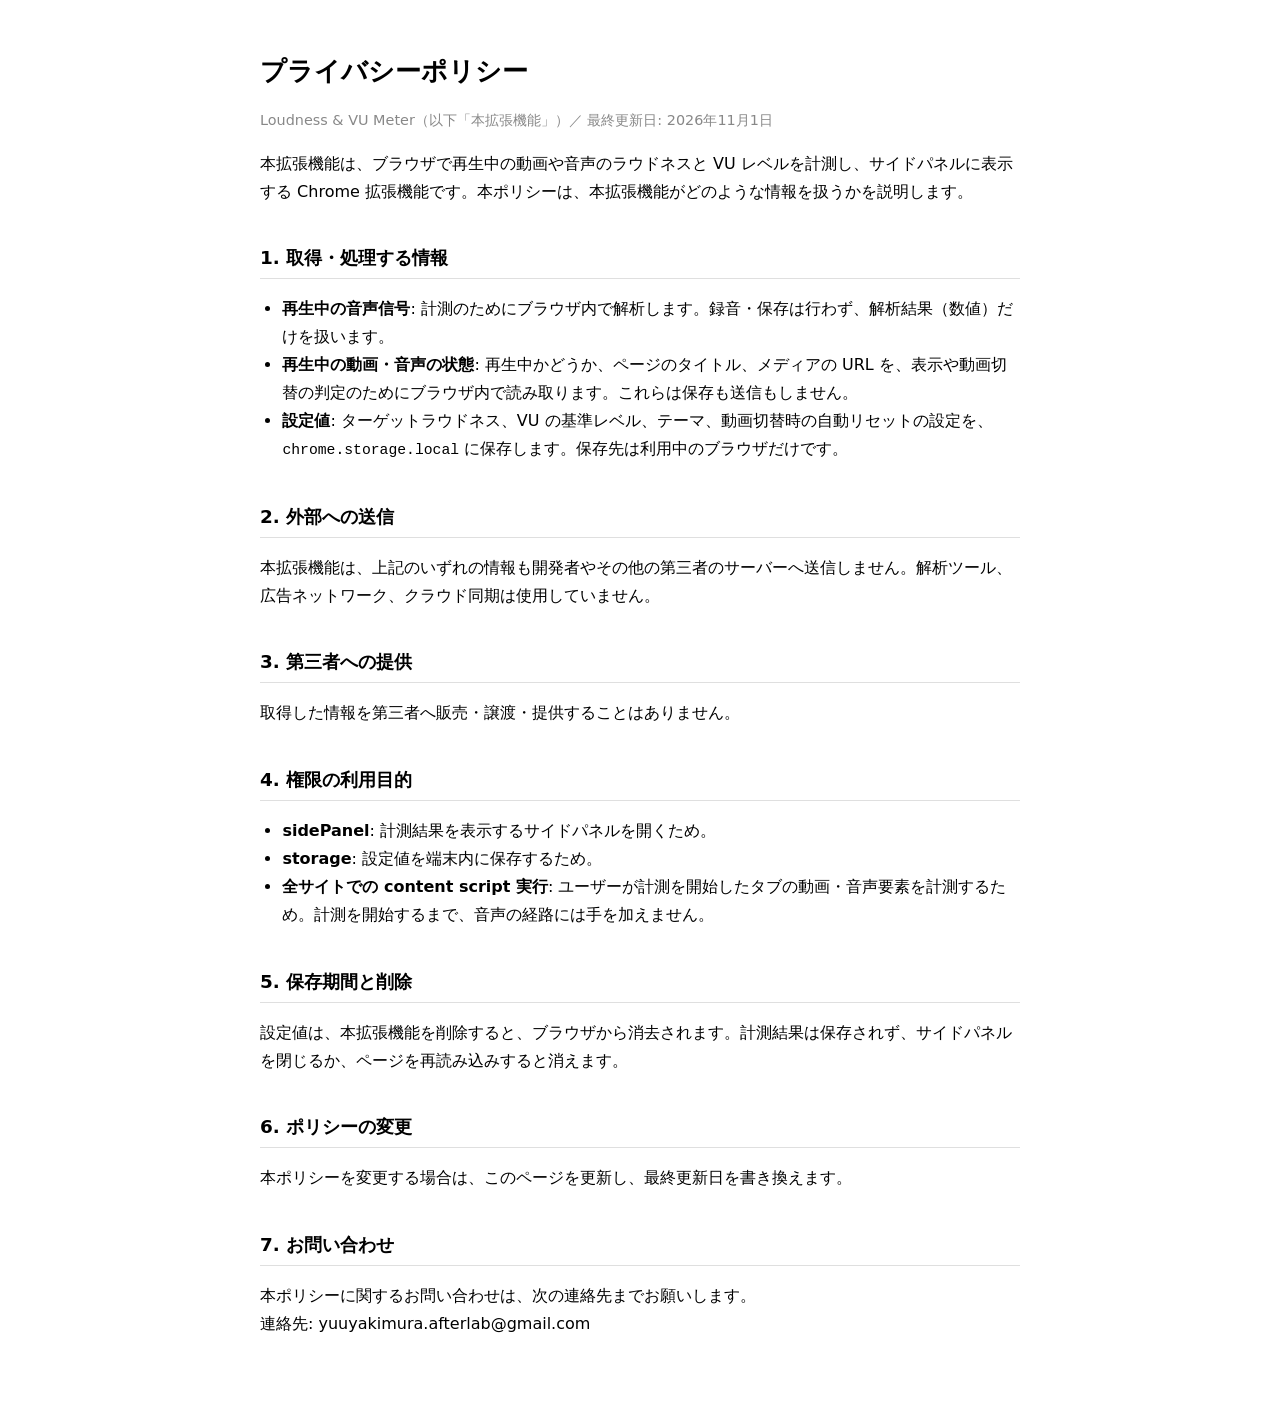
<file: docs/privacy.html>
<!doctype html>
<html lang="ja">
<head>
  <meta charset="utf-8">
  <meta name="viewport" content="width=device-width, initial-scale=1">
  <title>プライバシーポリシー - Loudness &amp; VU Meter</title>
  <style>
    :root { color-scheme: light dark; }
    body {
      max-width: 760px;
      margin: 0 auto;
      padding: 32px 20px 56px;
      font: 16px/1.75 system-ui, -apple-system, "Hiragino Sans", "Segoe UI", sans-serif;
    }
    h1 { font-size: 1.6em; margin-bottom: 0.2em; }
    h2 { font-size: 1.15em; margin-top: 2em; border-bottom: 1px solid #8884; padding-bottom: 0.2em; }
    .meta { color: #888; font-size: 0.9em; }
    ul { padding-left: 1.4em; }
    code { font-size: 0.92em; }
  </style>
</head>
<body>
  <h1>プライバシーポリシー</h1>
  <p class="meta">Loudness &amp; VU Meter（以下「本拡張機能」）／ 最終更新日: 2026年11月1日</p>

  <p>本拡張機能は、ブラウザで再生中の動画や音声のラウドネスと VU レベルを計測し、サイドパネルに表示する Chrome 拡張機能です。本ポリシーは、本拡張機能がどのような情報を扱うかを説明します。</p>

  <h2>1. 取得・処理する情報</h2>
  <ul>
    <li><strong>再生中の音声信号</strong>: 計測のためにブラウザ内で解析します。録音・保存は行わず、解析結果（数値）だけを扱います。</li>
    <li><strong>再生中の動画・音声の状態</strong>: 再生中かどうか、ページのタイトル、メディアの URL を、表示や動画切替の判定のためにブラウザ内で読み取ります。これらは保存も送信もしません。</li>
    <li><strong>設定値</strong>: ターゲットラウドネス、VU の基準レベル、テーマ、動画切替時の自動リセットの設定を、<code>chrome.storage.local</code> に保存します。保存先は利用中のブラウザだけです。</li>
  </ul>

  <h2>2. 外部への送信</h2>
  <p>本拡張機能は、上記のいずれの情報も開発者やその他の第三者のサーバーへ送信しません。解析ツール、広告ネットワーク、クラウド同期は使用していません。</p>

  <h2>3. 第三者への提供</h2>
  <p>取得した情報を第三者へ販売・譲渡・提供することはありません。</p>

  <h2>4. 権限の利用目的</h2>
  <ul>
    <li><strong>sidePanel</strong>: 計測結果を表示するサイドパネルを開くため。</li>
    <li><strong>storage</strong>: 設定値を端末内に保存するため。</li>
    <li><strong>全サイトでの content script 実行</strong>: ユーザーが計測を開始したタブの動画・音声要素を計測するため。計測を開始するまで、音声の経路には手を加えません。</li>
  </ul>

  <h2>5. 保存期間と削除</h2>
  <p>設定値は、本拡張機能を削除すると、ブラウザから消去されます。計測結果は保存されず、サイドパネルを閉じるか、ページを再読み込みすると消えます。</p>

  <h2>6. ポリシーの変更</h2>
  <p>本ポリシーを変更する場合は、このページを更新し、最終更新日を書き換えます。</p>

  <h2>7. お問い合わせ</h2>
  <p>本ポリシーに関するお問い合わせは、次の連絡先までお願いします。<br>
  連絡先: <span id="contact">yuuyakimura.afterlab@gmail.com</span></p>
</body>
</html>
</file>
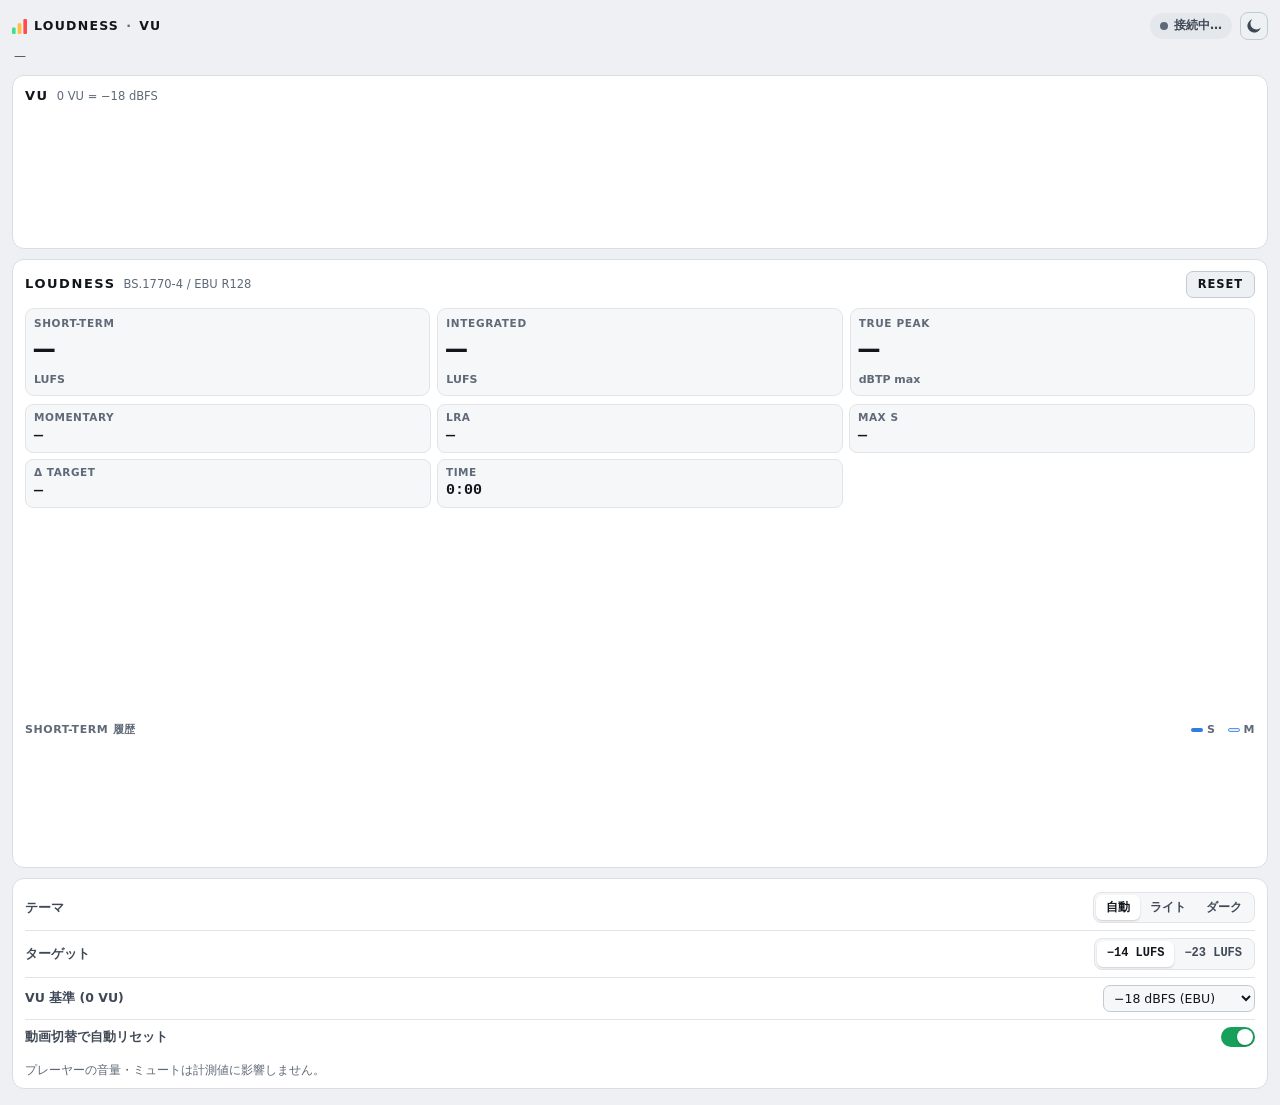
<file: sidepanel/panel.html>
<!doctype html>
<html lang="ja">
<head>
  <meta charset="utf-8">
  <meta name="viewport" content="width=device-width, initial-scale=1">
  <title>Loudness &amp; VU Meter</title>
  <link rel="stylesheet" href="panel.css">
</head>
<body>
  <header class="top">
    <div class="brand"><svg class="logo" viewBox="0 0 14 14" aria-hidden="true"><rect x="0" y="8" width="3.4" height="6" rx="1" fill="#3ee08f"/><rect x="5.3" y="4" width="3.4" height="10" rx="1" fill="#ffbf3c"/><rect x="10.6" y="0" width="3.4" height="14" rx="1" fill="#ff4d4f"/></svg>LOUDNESS<span class="dot">·</span>VU</div>
    <div class="status" id="status" data-kind="idle"><i></i><span>接続中…</span></div>
    <button id="themeBtn" class="icon-btn" type="button" title="ライト / ダーク切替" aria-label="ライト / ダーク切替">
      <svg class="ic-moon" viewBox="0 0 16 16" aria-hidden="true"><path fill="currentColor" d="M6.2 1.3a6.8 6.8 0 1 0 8.5 8.5A5.6 5.6 0 0 1 6.2 1.3z"/></svg>
      <svg class="ic-sun" viewBox="0 0 16 16" aria-hidden="true"><g fill="none" stroke="currentColor" stroke-width="1.6" stroke-linecap="round"><circle cx="8" cy="8" r="3"/><path d="M8 1v1.6M8 13.4V15M1 8h1.6M13.4 8H15M3 3l1.1 1.1M11.9 11.9 13 13M3 13l1.1-1.1M11.9 4.1 13 3"/></g></svg>
    </button>
  </header>
  <div class="source" id="source" title="">—</div>
  <div class="notice" id="notice" hidden></div>

  <section class="card">
    <div class="card-head">
      <h2>VU</h2>
      <span class="sub" id="vuRefLabel">0 VU = −18 dBFS</span>
    </div>
    <canvas id="vu" class="cv-vu"></canvas>
  </section>

  <section class="card">
    <div class="card-head">
      <h2>LOUDNESS</h2>
      <span class="sub">BS.1770-4 / EBU R128</span>
      <button id="reset" class="btn" type="button" title="Integrated・最大値・LRA をリセット">RESET</button>
    </div>

    <div class="readouts">
      <div class="ro" id="roS"><label>SHORT-TERM</label><b>—</b><small>LUFS</small></div>
      <div class="ro" id="roI"><label>INTEGRATED</label><b>—</b><small>LUFS</small></div>
      <div class="ro" id="roTP"><label>TRUE PEAK</label><b>—</b><small>dBTP max</small></div>
    </div>

    <dl class="minis">
      <div><dt>MOMENTARY</dt><dd id="miM">—</dd></div>
      <div><dt>LRA</dt><dd id="miLRA">—</dd></div>
      <div><dt>MAX S</dt><dd id="miMaxS">—</dd></div>
      <div><dt>Δ TARGET</dt><dd id="miDelta">—</dd></div>
      <div><dt>TIME</dt><dd id="miTime">0:00</dd></div>
    </dl>

    <canvas id="bars" class="cv-bars"></canvas>
    <div class="hist-head"><span>SHORT-TERM 履歴</span><span class="legend"><i class="lg-s"></i>S <i class="lg-m"></i>M</span></div>
    <canvas id="hist" class="cv-hist"></canvas>
  </section>

  <section class="settings">
    <div class="row">
      <span class="lbl">テーマ</span>
      <div class="seg" id="theme" role="radiogroup">
        <button type="button" data-v="auto" role="radio">自動</button>
        <button type="button" data-v="light" role="radio">ライト</button>
        <button type="button" data-v="dark" role="radio">ダーク</button>
      </div>
    </div>
    <div class="row">
      <span class="lbl">ターゲット</span>
      <div class="seg mono" id="target" role="radiogroup">
        <button type="button" data-v="-14" role="radio">−14 LUFS</button>
        <button type="button" data-v="-23" role="radio">−23 LUFS</button>
      </div>
    </div>
    <div class="row">
      <label class="lbl" for="vuRef">VU 基準 (0 VU)</label>
      <select id="vuRef">
        <option value="-12">−12 dBFS</option>
        <option value="-14">−14 dBFS</option>
        <option value="-16">−16 dBFS</option>
        <option value="-18">−18 dBFS (EBU)</option>
        <option value="-20">−20 dBFS (SMPTE)</option>
      </select>
    </div>
    <div class="row">
      <label class="lbl" for="autoReset">動画切替で自動リセット</label>
      <input type="checkbox" id="autoReset" class="toggle">
    </div>
    <p class="foot" id="foot">プレーヤーの音量・ミュートは計測値に影響しません。</p>
  </section>

  <script src="panel.js"></script>
</body>
</html>
</file>
<file: sidepanel/panel.css>
/* Theme tokens: light by default, dark via OS preference (auto) or data-theme. */
:root {
  --bg: #eef0f3;
  --card: #ffffff;
  --card-edge: #d9dee5;
  --inset: #f5f7f9;
  --inset-edge: #e1e5ea;
  --ink: #12161b;
  --ink-dim: #3f4855;
  --ink-faint: #5f6977;
  --chip: #e4e8ed;
  --btn: #eef1f4;
  --btn-edge: #c3cad4;
  --btn-hover: #e2e6eb;
  --seg-on: #ffffff;
  --seg-on-shadow: 0 1px 2px rgba(18, 22, 27, 0.18);
  --tone-ok: #0b8a50;
  --tone-warn: #a35f00;
  --tone-over: #cf2228;
  --live: #16b665;
  --wait: #d18b00;
  --notice-bg: #fff4dc;
  --notice-edge: #efcf86;
  --notice-ink: #5c3f00;
  --focus: #2f7de1;
  --toggle-off: #c3cad4;
  --toggle-on: #16a05c;

  /* Canvas colours (read by panel.js). */
  --cv-bezel: #c9ced6;
  --cv-track: #e8ebef;
  --cv-groove: rgba(255, 255, 255, 0.6);
  --cv-grid: #e1e5ea;
  --cv-axis: #5f6977;
  --cv-label: #3f4855;
  --cv-hist-bg: #f5f7f9;
  --cv-hist-m: rgba(47, 125, 225, 0.16);
  --cv-hist-s: #2f7de1;
  --cv-target: #c27c00;
  --cv-over: #d1262a;
  --cv-hold: #12161b;
  --meter-lo: #1d9a5e;
  --meter-ok: #2fc77a;
  --meter-warn: #f0a90a;
  --meter-over: #e5383b;

  --sun: none;
  --moon: block;
  --mono: ui-monospace, "SF Mono", "JetBrains Mono", Menlo, Consolas, monospace;
  color-scheme: light;
}

@media (prefers-color-scheme: dark) {
  :root:not([data-theme="light"]) {
    --bg: #0c0e11;
    --card: #15181d;
    --card-edge: #252b33;
    --inset: #0f1216;
    --inset-edge: #232931;
    --ink: #eef1f5;
    --ink-dim: #b3bcc8;
    --ink-faint: #8d98a6;
    --chip: #1d2229;
    --btn: #232831;
    --btn-edge: #3a4250;
    --btn-hover: #2b313c;
    --seg-on: #2f3743;
    --seg-on-shadow: none;
    --tone-ok: #4be89a;
    --tone-warn: #ffc54d;
    --tone-over: #ff5f61;
    --live: #3ee08f;
    --wait: #ffbf3c;
    --notice-bg: #2a2112;
    --notice-edge: #4a3a17;
    --notice-ink: #ffd98a;
    --focus: #5aa9ff;
    --toggle-off: #39404b;
    --toggle-on: #2c8a5c;
    --cv-bezel: #08090b;
    --cv-track: #0d1014;
    --cv-groove: rgba(13, 16, 20, 0.55);
    --cv-grid: #232a33;
    --cv-axis: #8d98a6;
    --cv-label: #b3bcc8;
    --cv-hist-bg: #0f1216;
    --cv-hist-m: rgba(90, 169, 255, 0.2);
    --cv-hist-s: #5aa9ff;
    --cv-target: #ffbf3c;
    --cv-over: #ff4d4f;
    --cv-hold: #eef1f5;
    --meter-lo: #1f8a58;
    --meter-ok: #3ee08f;
    --meter-warn: #ffbf3c;
    --meter-over: #ff4d4f;
    --sun: block;
    --moon: none;
    color-scheme: dark;
  }
}

:root[data-theme="dark"] {
  --bg: #0c0e11;
  --card: #15181d;
  --card-edge: #252b33;
  --inset: #0f1216;
  --inset-edge: #232931;
  --ink: #eef1f5;
  --ink-dim: #b3bcc8;
  --ink-faint: #8d98a6;
  --chip: #1d2229;
  --btn: #232831;
  --btn-edge: #3a4250;
  --btn-hover: #2b313c;
  --seg-on: #2f3743;
  --seg-on-shadow: none;
  --tone-ok: #4be89a;
  --tone-warn: #ffc54d;
  --tone-over: #ff5f61;
  --live: #3ee08f;
  --wait: #ffbf3c;
  --notice-bg: #2a2112;
  --notice-edge: #4a3a17;
  --notice-ink: #ffd98a;
  --focus: #5aa9ff;
  --toggle-off: #39404b;
  --toggle-on: #2c8a5c;
  --cv-bezel: #08090b;
  --cv-track: #0d1014;
  --cv-groove: rgba(13, 16, 20, 0.55);
  --cv-grid: #232a33;
  --cv-axis: #8d98a6;
  --cv-label: #b3bcc8;
  --cv-hist-bg: #0f1216;
  --cv-hist-m: rgba(90, 169, 255, 0.2);
  --cv-hist-s: #5aa9ff;
  --cv-target: #ffbf3c;
  --cv-over: #ff4d4f;
  --cv-hold: #eef1f5;
  --meter-lo: #1f8a58;
  --meter-ok: #3ee08f;
  --meter-warn: #ffbf3c;
  --meter-over: #ff4d4f;
  --sun: block;
  --moon: none;
  color-scheme: dark;
}

* { box-sizing: border-box; }

html, body {
  margin: 0;
  background: var(--bg);
  color: var(--ink);
  font: 13px/1.45 system-ui, -apple-system, "Hiragino Sans", "Segoe UI", sans-serif;
  -webkit-font-smoothing: antialiased;
}

body { padding: 12px 12px 16px; min-width: 260px; }

.top {
  display: flex;
  align-items: center;
  gap: 8px;
}

.brand {
  display: flex;
  align-items: center;
  gap: 7px;
  font-weight: 700;
  letter-spacing: 0.1em;
  font-size: 12.5px;
  flex: 1;
  min-width: 0;
}
.brand .dot { color: var(--ink-faint); }
.logo { display: block; width: 15px; height: 15px; flex: none; }

.status {
  display: flex;
  align-items: center;
  gap: 6px;
  padding: 4px 10px;
  border-radius: 999px;
  background: var(--chip);
  color: var(--ink-dim);
  font-size: 12px;
  font-weight: 600;
  white-space: nowrap;
  max-width: 55%;
  overflow: hidden;
}
.status span { overflow: hidden; text-overflow: ellipsis; }
.status i {
  flex: none;
  width: 8px;
  height: 8px;
  border-radius: 50%;
  background: var(--ink-faint);
}
.status[data-kind="live"] { color: var(--ink); }
.status[data-kind="live"] i { background: var(--live); box-shadow: 0 0 6px var(--live); }
.status[data-kind="wait"] i { background: var(--wait); }
.status[data-kind="error"] i { background: var(--tone-over); }

.icon-btn {
  flex: none;
  display: grid;
  place-items: center;
  width: 28px;
  height: 28px;
  padding: 0;
  color: var(--ink-dim);
  background: var(--btn);
  border: 1px solid var(--btn-edge);
  border-radius: 8px;
  cursor: pointer;
}
.icon-btn:hover { background: var(--btn-hover); color: var(--ink); }
.icon-btn svg { width: 16px; height: 16px; }
.ic-sun { display: var(--sun); }
.ic-moon { display: var(--moon); }

.source {
  margin: 8px 2px 10px;
  color: var(--ink-dim);
  font-size: 12px;
  white-space: nowrap;
  overflow: hidden;
  text-overflow: ellipsis;
}

.notice {
  margin: 0 0 10px;
  padding: 9px 11px;
  border-radius: 8px;
  background: var(--notice-bg);
  border: 1px solid var(--notice-edge);
  color: var(--notice-ink);
  font-size: 12.5px;
}

.card {
  background: var(--card);
  border: 1px solid var(--card-edge);
  border-radius: 12px;
  padding: 11px 12px 12px;
  margin-bottom: 10px;
}

.card-head {
  display: flex;
  align-items: center;
  gap: 8px;
  margin-bottom: 10px;
}
.card-head h2 {
  margin: 0;
  font-size: 13px;
  letter-spacing: 0.12em;
  font-weight: 700;
}
.card-head .sub { color: var(--ink-faint); font-size: 11.5px; flex: 1; }

.btn {
  font: inherit;
  font-size: 11.5px;
  font-weight: 700;
  letter-spacing: 0.08em;
  color: var(--ink);
  background: var(--btn);
  border: 1px solid var(--btn-edge);
  border-radius: 7px;
  padding: 4px 11px;
  cursor: pointer;
}
.btn:hover { background: var(--btn-hover); }
.btn:active { transform: translateY(1px); }

canvas { display: block; width: 100%; }
.cv-vu { height: 120px; }
.cv-bars { height: 190px; margin-top: 12px; }
.cv-hist { height: 112px; }

.readouts {
  display: grid;
  grid-template-columns: repeat(3, 1fr);
  gap: 7px;
}
.ro {
  background: var(--inset);
  border: 1px solid var(--inset-edge);
  border-radius: 9px;
  padding: 7px 8px 6px;
  min-width: 0;
}
.ro label {
  display: block;
  font-size: 10.5px;
  font-weight: 700;
  letter-spacing: 0.06em;
  color: var(--ink-faint);
  white-space: nowrap;
  overflow: hidden;
  text-overflow: ellipsis;
}
.ro b {
  display: block;
  font-family: var(--mono);
  font-variant-numeric: tabular-nums;
  font-size: clamp(22px, 8vw, 34px);
  font-weight: 650;
  line-height: 1.15;
  letter-spacing: -0.02em;
  color: var(--ink);
  transition: color 0.2s;
}
.ro small { color: var(--ink-faint); font-size: 11px; font-weight: 600; }
.ro[data-tone="ok"] b { color: var(--tone-ok); }
.ro[data-tone="warn"] b { color: var(--tone-warn); }
.ro[data-tone="over"] b { color: var(--tone-over); }

.minis {
  display: grid;
  grid-template-columns: repeat(3, 1fr);
  gap: 6px;
  margin: 8px 0 0;
}
.minis div {
  min-width: 0;
  padding: 5px 8px;
  border-radius: 8px;
  background: var(--inset);
  border: 1px solid var(--inset-edge);
}
.minis dt {
  font-size: 10.5px;
  font-weight: 700;
  letter-spacing: 0.05em;
  color: var(--ink-faint);
  white-space: nowrap;
  overflow: hidden;
  text-overflow: ellipsis;
}
.minis dd {
  margin: 0;
  font-family: var(--mono);
  font-variant-numeric: tabular-nums;
  font-size: 15px;
  font-weight: 600;
  color: var(--ink);
  white-space: nowrap;
}

.hist-head {
  display: flex;
  justify-content: space-between;
  align-items: center;
  margin: 12px 0 5px;
  font-size: 11px;
  font-weight: 700;
  letter-spacing: 0.05em;
  color: var(--ink-faint);
}
.legend { display: flex; align-items: center; gap: 4px; }
.legend i { display: inline-block; width: 12px; height: 4px; border-radius: 2px; margin-left: 8px; }
.lg-s { background: var(--cv-hist-s); }
.lg-m { background: var(--cv-hist-m); outline: 1px solid var(--cv-hist-s); outline-offset: -1px; opacity: 0.8; }

.settings {
  background: var(--card);
  border: 1px solid var(--card-edge);
  border-radius: 12px;
  padding: 6px 12px 10px;
}
.row {
  display: flex;
  align-items: center;
  justify-content: space-between;
  gap: 8px;
  padding: 7px 0;
  border-bottom: 1px solid var(--inset-edge);
}
.row:last-of-type { border-bottom: 0; }
.lbl { color: var(--ink-dim); font-size: 12.5px; font-weight: 600; }

.seg {
  display: flex;
  background: var(--inset);
  border: 1px solid var(--inset-edge);
  border-radius: 8px;
  padding: 2px;
}
.seg button {
  font: inherit;
  font-size: 12px;
  font-weight: 600;
  color: var(--ink-dim);
  background: transparent;
  border: 0;
  border-radius: 6px;
  padding: 4px 10px;
  cursor: pointer;
}
.seg.mono button { font-family: var(--mono); }
.seg button[aria-checked="true"] { background: var(--seg-on); color: var(--ink); box-shadow: var(--seg-on-shadow); }

select {
  font: inherit;
  font-size: 12.5px;
  color: var(--ink);
  background: var(--inset);
  border: 1px solid var(--btn-edge);
  border-radius: 7px;
  padding: 4px 6px;
}

.toggle {
  appearance: none;
  width: 34px;
  height: 20px;
  border-radius: 999px;
  background: var(--toggle-off);
  position: relative;
  cursor: pointer;
  transition: background 0.15s;
  margin: 0;
  flex: none;
}
.toggle::after {
  content: "";
  position: absolute;
  top: 2px;
  left: 2px;
  width: 16px;
  height: 16px;
  border-radius: 50%;
  background: #fff;
  box-shadow: 0 1px 2px rgba(0, 0, 0, 0.25);
  transition: transform 0.15s;
}
.toggle:checked { background: var(--toggle-on); }
.toggle:checked::after { transform: translateX(14px); }

button:focus-visible, select:focus-visible, .toggle:focus-visible {
  outline: 2px solid var(--focus);
  outline-offset: 1px;
}

.foot { margin: 8px 0 0; color: var(--ink-faint); font-size: 11.5px; }
</file>
